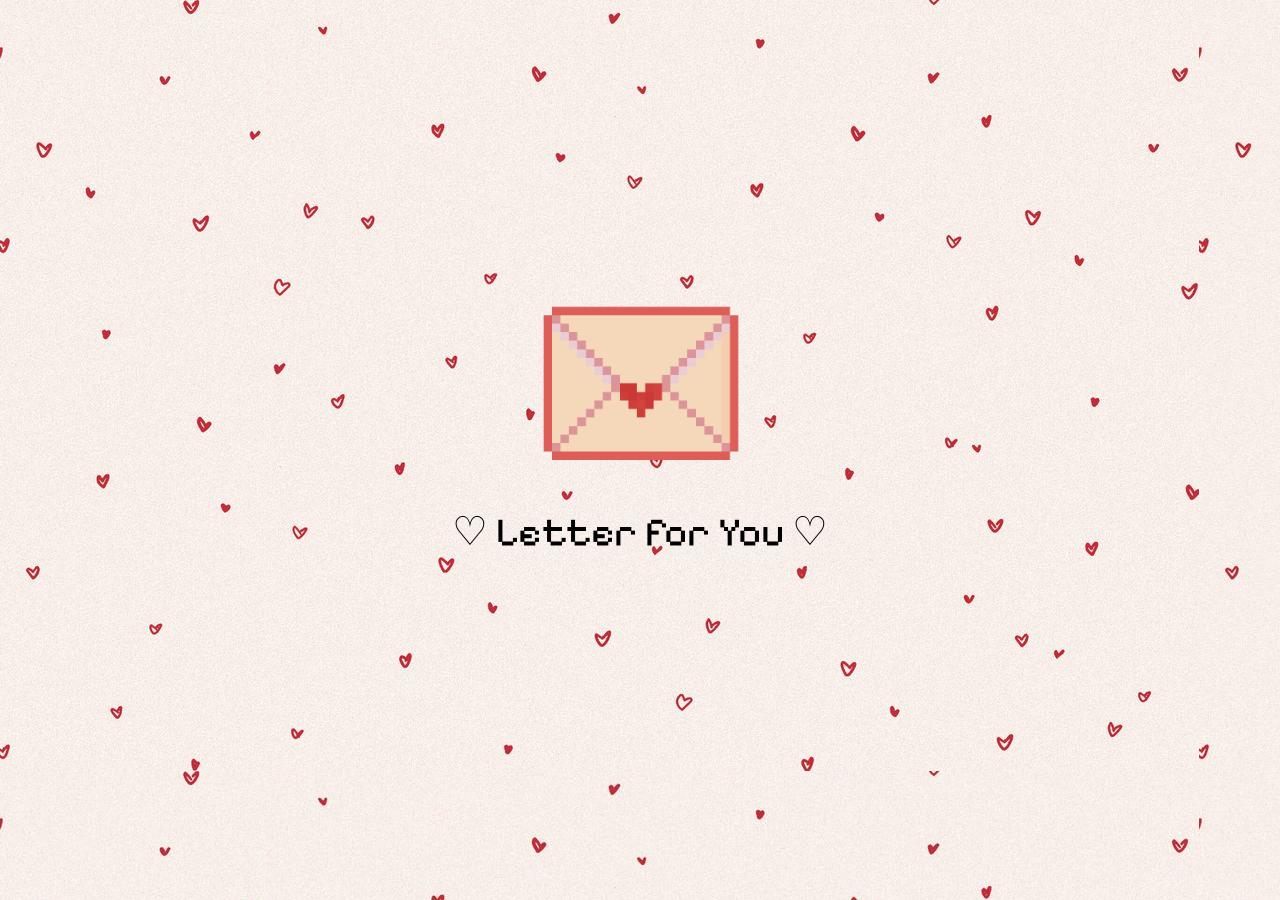
<file: index.html>
<!doctype html>
<html lang="en">

<head>
  <meta charset="UTF-8" />
  <link rel="stylesheet" href="style.css" />
  <title>Letter</title>
  <meta name="viewport" content="width=device-width, initial-scale=1.0" />

  <link rel="preconnect" href="https://fonts.googleapis.com" />
  <link rel="preconnect" href="https://fonts.gstatic.com" crossorigin />
  <link href="https://fonts.googleapis.com/css2?family=Aldrich&family=Pixelify+Sans:wght@400..700&display=swap"
    rel="stylesheet" />

  <style>
    /* Стили для счетчика */
    #counter-container {
      position: fixed;
      bottom: 20px; /* Отступ снизу */
      left: 50%;
      transform: translateX(-50%);
      color: #d95a5a;
      font-size: 20px;
      text-align: center;
      z-index: 100;
      background: rgba(255, 240, 240, 0.8);
      padding: 10px 20px;
      border-radius: 15px;
      border: 3px solid #d95a5a;
      box-shadow: 0 4px 10px rgba(0, 0, 0, 0.1);
      width: 80%;
      max-width: 350px;
    }
    #time-counter {
      margin-top: 5px;
      font-weight: bold;
    }
  </style>
</head>

<body>
  <div id="envelope-container">
    <img src="envelope.png" alt="Envelope" id="envelope" />
    <p>♡ Letter for You ♡</p>
  </div>

  <div id="letter-container">
    <div class="letter-window">
      <h1 id="letter-title">Do you love me?</h1>

      <img src="cat_heart.gif" class="cat" id="letter-cat" />

      <div class="buttons" id="letter-buttons">
        <img src="yes.png" class="btn yes-btn" alt="Yes" />

        <div class="no-wrapper">
          <img src="no.png" class="btn no-btn" alt="No" />
        </div>
      </div>

      <p id="final-text" class="final-text" style="display: none">
        <strong>You are ready? <span id="countdown">7</span></strong>
      </p>
    </div>
  </div>

  <script src="script.js"></script>
</body>
</html>
</file>
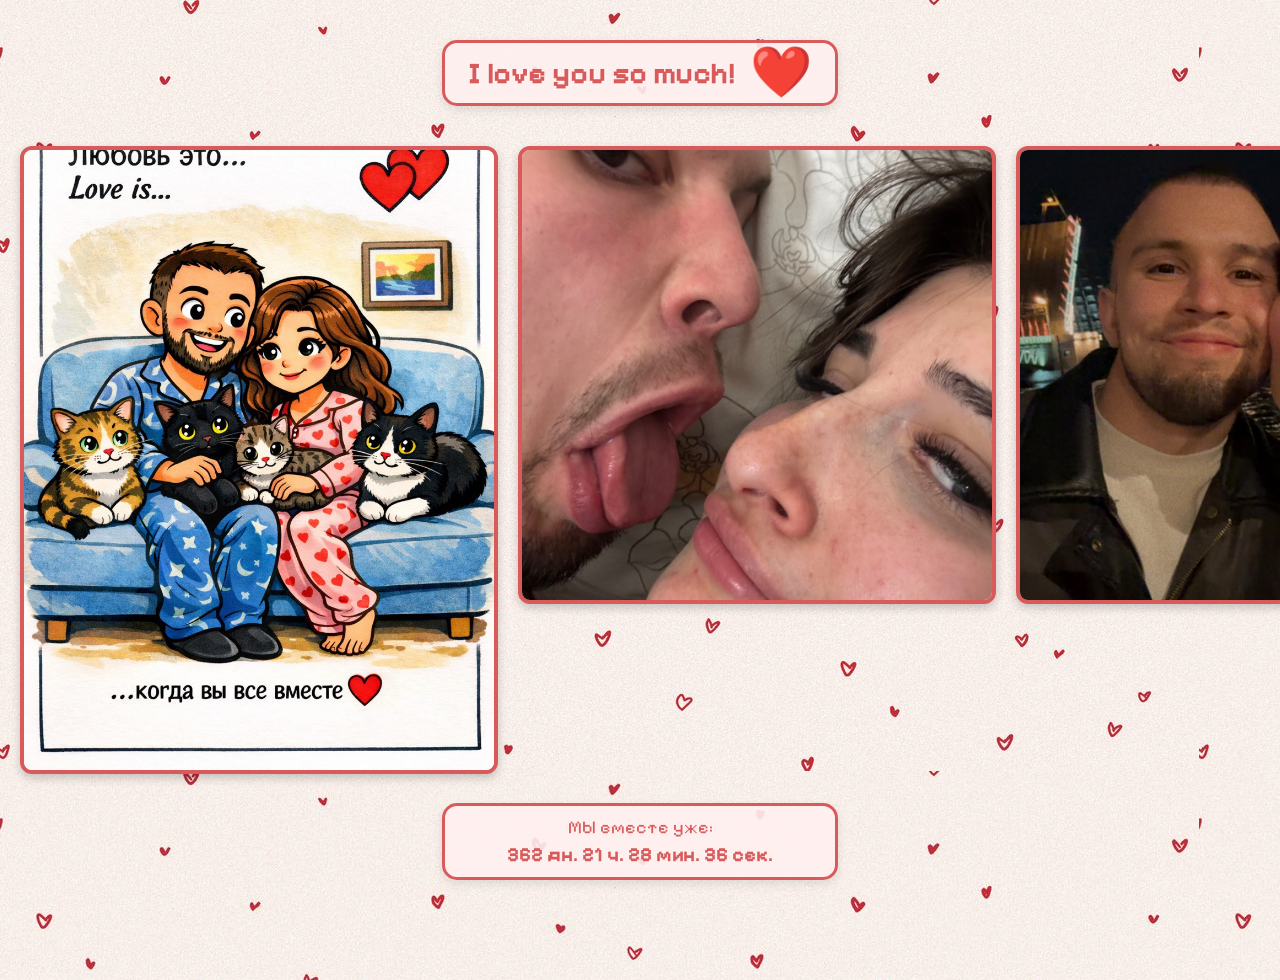
<file: nextpage.html>
<!DOCTYPE html>
<html lang="en">
<head>
  <meta charset="UTF-8" />
  <meta name="viewport" content="width=device-width, initial-scale=1.0" />
  <title>Surprise</title>

  <link rel="stylesheet" href="style.css" />
  
  <link rel="preconnect" href="https://fonts.googleapis.com" />
  <link rel="preconnect" href="https://fonts.gstatic.com" crossorigin />
  <link href="https://fonts.googleapis.com/css2?family=Aldrich&family=Pixelify+Sans:wght@400..700&display=swap" rel="stylesheet" />

  <style>
    body {
      height: auto !important; 
      min-height: 100vh;
      align-items: flex-start !important; 
      padding: 40px 0; 
      margin: 0;
      overflow-x: hidden;
    }

    .next-page-content {
      text-align: center;
      max-width: 100%;
      margin: 0 auto; 
    }

    .header-container {
      display: flex;
      justify-content: center;
      align-items: center;
      gap: 15px; 
      margin-bottom: 20px;
      padding: 0 20px;
      background: rgba(255, 240, 240, 0.9);
      border: 3px solid #d95a5a;
      border-radius: 15px;
      box-shadow: 0 4px 10px rgba(0, 0, 0, 0.1);
      width: 80%;
      max-width: 350px;
      margin: 0 auto 20px auto;

    }

    h1 {
      color: #d95a5a;
      text-shadow: 1px 1px 2px rgba(255, 255, 255, 0.8);
      margin: 0;
    }

    .heart-btn {
      font-size: 50px; 
      cursor: pointer;
      display: inline-block;
      animation: heartPulse 1.5s infinite;
      user-select: none;
      transition: transform 0.2s ease;
    }
    
    .heart-btn:active {
      transform: scale(0.9);
    }

    @keyframes heartPulse {
      0% { transform: scale(1); }
      50% { transform: scale(1.15); }
      100% { transform: scale(1); }
    }

    .photo-gallery {
      display: flex;
      gap: 20px; 
      padding: 20px 20px 120px 20px; 
      overflow-x: auto;
      scroll-snap-type: x mandatory;
      
      -ms-overflow-style: none;  
      scrollbar-width: none;  
    }
    .photo-gallery::-webkit-scrollbar {
      display: none; 
    }

    .photo-gallery img {
      flex-shrink: 0;
      height: 450px; 
      width: 470px; 
      max-width: 80vw; 
      object-fit: cover; 
      scroll-snap-align: center; 
      
      border-radius: 12px; 
      border: 4px solid #d95a5a; 
      background-color: white; 
      box-shadow: 0 4px 10px rgba(0, 0, 0, 0.2); 
    }

    .popup-overlay {
      position: fixed;
      top: 0; left: 0; width: 100%; height: 100%;
      background: rgba(0, 0, 0, 0.6);
      display: flex;
      justify-content: center;
      align-items: center;
      z-index: 1000;
      opacity: 0;
      pointer-events: none;
      transition: opacity 0.3s ease;
    }

    .popup-overlay.active {
      opacity: 1;
      pointer-events: auto;
    }

    .popup-content {
      background-color: white;
      padding: 40px;
      border-radius: 20px;
      max-width: 400px;
      width: 80%;
      text-align: center;
      box-shadow: 0 10px 30px rgba(0,0,0,0.3);
      transform: translateY(-30px);
      transition: transform 0.3s ease;
    }

    .popup-overlay.active .popup-content {
      transform: translateY(0);
    }

    .popup-text {
      color: #333;
      font-size: 20px;
      margin-bottom: 20px;
      font-family: sans-serif;
    }

    .close-btn {
      background-color: #d95a5a;
      color: white;
      border: none;
      padding: 10px 25px;
      border-radius: 10px;
      font-size: 18px;
      cursor: pointer;
      font-family: inherit;
    }

    #counter-container {
      position: fixed;
      bottom: 20px;
      left: 50%;
      transform: translateX(-50%);
      color: #d95a5a;
      font-size: 18px;
      text-align: center;
      z-index: 100;
      background: rgba(255, 240, 240, 0.9);
      padding: 10px 20px;
      border-radius: 15px;
      border: 3px solid #d95a5a;
      box-shadow: 0 4px 10px rgba(0, 0, 0, 0.1);
      width: 80%;
      max-width: 350px;
      font-family: "Pixelify Sans", sans-serif; 
    }
    
    #time-counter {
      margin-top: 5px;
      font-weight: bold;
      font-size: 20px;
    }
    .photo-gallery img[alt="Photo 14"],
    .photo-gallery img[alt="Photo 16"] {
        height: 620px;
    }
  </style>
</head>
<body>

  <div class="next-page-content">
    
    <div class="header-container">
      <h1>I love you so much!</h1>
      <div class="heart-btn" id="heart-btn">❤️</div>
    </div>

    <div class="photo-gallery">
      <img src="14.jpg" alt="Photo 14">
      <img src="1.jpg" alt="Photo 7">
      <img src="7.JPG" alt="Photo 7">
      <img src="3.jpg" alt="Photo 3">
      <img src="4.jpg" alt="Photo 4">
      <img src="5.jpg" alt="Photo 5">
      <img src="6.jpg" alt="Photo 6"> 
      <img src="8.jpg" alt="Photo 8">
      <img src="2.jpg" alt="Photo 2">
      <img src="9.jpg" alt="Photo 9">
      <img src="10.jpg" alt="Photo 10">
      <img src="12.jpg" alt="Photo 12">
      <img src="13.jpg" alt="Photo 13">
      <img src="16.jpg" alt="Photo 16">
    </div>
  </div>

  <div id="counter-container">
    <div>Мы вместе уже:</div>
    <div id="time-counter">Считаем...</div>
  </div>

  <div class="popup-overlay" id="popup-overlay">
    <div class="popup-content">
      <div class="popup-text">
        Ты самое дорогое, что у меня есть! ❤️<br><br>
        Спасибо за каждый момент вместе.
        Я очень соскучилась :(
      </div>
      <button class="close-btn" id="close-btn">Закрыть</button>
    </div>
  </div>

  <script>
    const heartBtn = document.getElementById('heart-btn');
    const popupOverlay = document.getElementById('popup-overlay');
    const closeBtn = document.getElementById('close-btn');

    heartBtn.addEventListener('click', () => {
      popupOverlay.classList.add('active');
    });

    closeBtn.addEventListener('click', () => {
      popupOverlay.classList.remove('active');
    });

    popupOverlay.addEventListener('click', (event) => {
      if (event.target === popupOverlay) {
        popupOverlay.classList.remove('active');
      }
    });

    const startDate = new Date("2025-12-07T00:00:00"); 

    function updateCounter() {
      const now = new Date();
      let diff = now - startDate;

      if (diff < 0) diff = Math.abs(diff); 

      const days = Math.floor(diff / (1000 * 60 * 60 * 24));
      const hours = Math.floor((diff / (1000 * 60 * 60)) % 24);
      const minutes = Math.floor((diff / 1000 / 60) % 60);
      const seconds = Math.floor((diff / 1000) % 60);

      document.getElementById("time-counter").innerHTML = 
        `${days} дн. ${hours} ч. ${minutes} мин. ${seconds} сек.`;
    }

    setInterval(updateCounter, 1000);
    updateCounter(); 
  </script>

</body>
</html>
</file>
<file: style.css>
body {
    margin: 0;
    height: 100vh;
    display: flex;
    justify-content: center;
    align-items: center;
    background-image: url("heart-bg.jpg");
    font-family: "Pixelify Sans", sans-serif;
}


#envelope-container {
    text-align: center;
    cursor: pointer;
}

@keyframes pulse {
    0% {
        transform: scale(1);
    }

    50% {
        transform: scale(1.1);
    }

    100% {
        transform: scale(1);
    }
}

#envelope {
    width: 200px;
    animation: pulse 1.5s infinite;
    cursor: pointer;
}

#letter-container {
    display: none;
    position: fixed;
    inset: 0;
    justify-content: center;
    align-items: center;
}

.letter-window {
    width: 90vw;
    max-width: 800px;
    aspect-ratio: 3/2;
    padding: 20px 20px 0 20px;
    display: flex;
    flex-direction: column;
    justify-content: center;
    align-items: center;
    text-align: center;
    background-image: url("window.png");
    background-size: contain;
    background-repeat: no-repeat;
    background-position: center;
    border-radius: 12px;
    gap: 1px;
    padding-top: 180px;

    transform: scale(1.2);
    opacity: 0;
    transition: transform 0.6s ease, opacity 0.6s ease;
}

.letter-window.open {
    transform: scale(1);
    opacity: 1;
}

h1 {
    font-size: 30px;
    margin: 0;
}

p {
    font-size: 40px;
}

.cat {
    width: 250px;
    margin: 10px 0;
    transition: width 0.4s ease;
}

.letter-window.final .cat {
    width: 180px;
}

.buttons {
    display: flex;
    justify-content: center;
    gap: 30px;
    position: relative;
}

.no-wrapper {
    position: relative;
}

.btn {
    width: 120px;
    cursor: pointer;
    user-select: none;
}

.yes-btn,
.no-btn {
    width: 120px;
    height: auto;
    display: inline-block;
}

.yes-btn {
    position: relative;
    z-index: 2;
    transform-origin: center center;
    transition: transform 0.3s ease;
}

.no-btn {
    z-index: 1;
    position: relative;
    transition: transform 0.15s ease;
    cursor: default;
}

.final-text {
    font-size: 22px;
    line-height: 1.4;
    text-align: center;
    display: inline-block;
    padding: 10px 20px;
    background-color: rgba(255, 240, 240, 0.5);
    border-radius: 12px;
}

@media (max-width: 430px) {
    #letter-container {
        align-items: flex-start;
        overflow-y: auto;
        padding: 10px 0;
    }

    .letter-window {
        aspect-ratio: auto;
        min-height: unset;
        height: auto;
        width: 88vw;
        padding-top: 70px;
        padding-bottom: 30px;
        justify-content: flex-start;
        overflow: visible;
        gap: 8px;
        background-size: 100% 100%;
    }

    h1 {
        font-size: 18px;
        margin-top: 0;
    }

    .cat {
        width: 120px;
        margin: 4px 0;
    }

    .letter-window.final .cat {
        width: 100px;
    }

    .btn,
    .yes-btn,
    .no-btn {
        width: 75px;
    }

    .buttons {
        gap: 15px;
    }

    .final-text {
        font-size: 15px;
        padding: 6px 12px;
    }

    p {
        font-size: 20px;
        margin: 0;
    }
}
</file>
